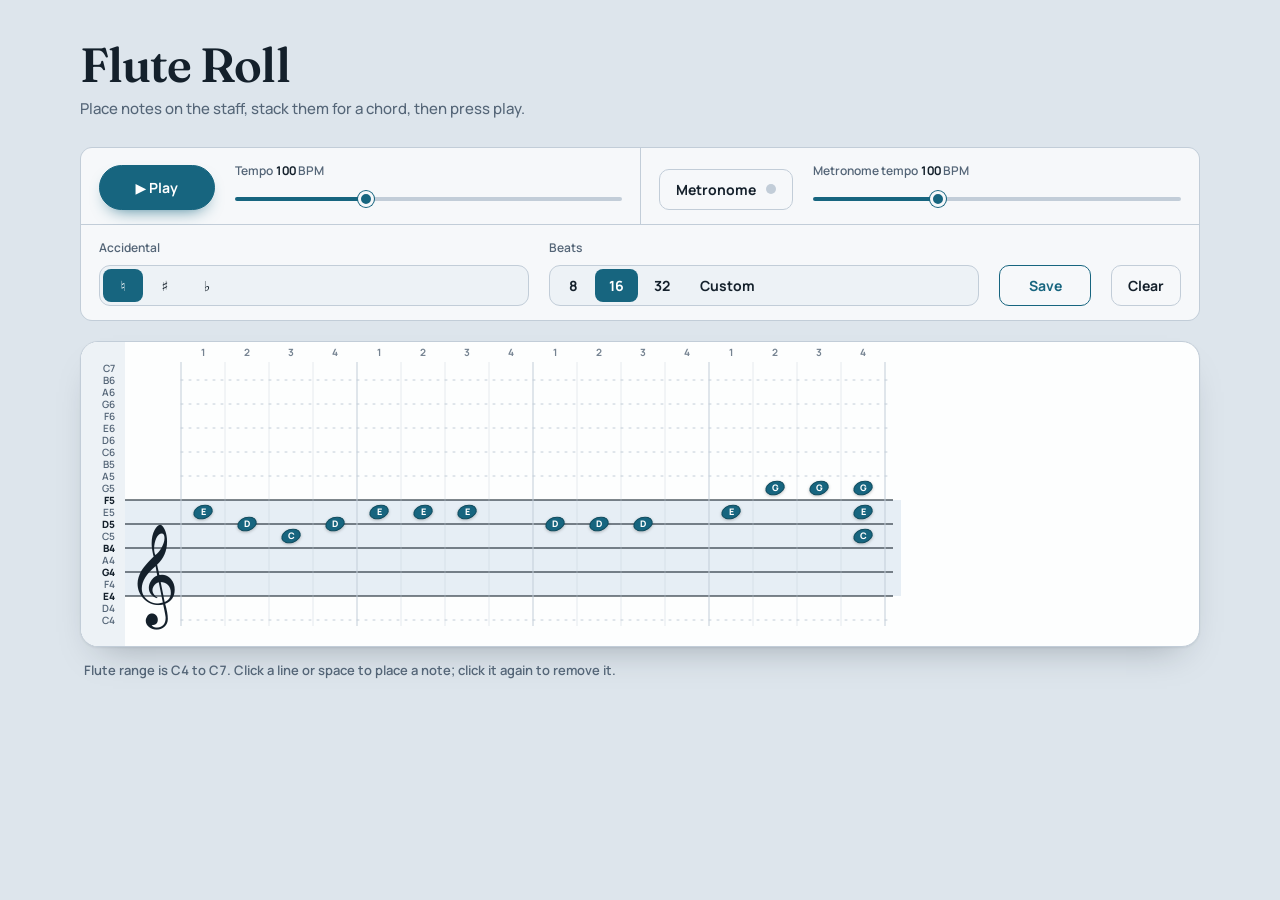
<file: index.html>
<!DOCTYPE html>
<html lang="en">
<head>
<meta charset="utf-8">
<meta name="viewport" content="width=device-width, initial-scale=1, viewport-fit=cover">
<title>Flute Roll</title>
<link rel="stylesheet" href="style.css">
</head>
<body>
<main>
<h1>Flute Roll</h1>
<p class="sub">Place notes on the staff, stack them for a chord, then press play.</p>
<section class="bar">
<div class="grp">
<button id="play" class="pri">▶ Play</button>
<label class="g"><span>Tempo <b id="bv">100</b> BPM</span><input id="bpm" type="range" min="40" max="220" value="100"></label>
</div>
<div class="grp">
<button id="met">Metronome<i id="dot"></i></button>
<label class="g"><span>Metronome tempo <b id="mv">100</b> BPM</span><input id="mtempo" type="range" min="40" max="220" value="100"></label>
</div>
<div class="grp">
<div class="g"><span>Accidental</span><div class="seg" id="acc"><button data-v="0" class="on" title="Natural">♮</button><button data-v="1" title="Sharp">♯</button><button data-v="-1" title="Flat">♭</button></div></div>
<div class="g"><span>Beats</span><div class="seg" id="len"><button data-v="8">8</button><button data-v="16" class="on">16</button><button data-v="32">32</button><button data-v="custom">Custom</button><input id="clen" type="number" min="1" max="128" value="24" hidden aria-label="Custom number of beats"></div></div>
<button id="save" title="Save your notes in this browser">Save</button>
<button id="clr">Clear</button>
</div>
</section>
<div id="box"><svg id="s"><g id="gg"></g><rect id="ph" y="0" width="44" style="display:none"></rect><g id="nn"></g><ellipse id="gh" rx="9.5" ry="6.5" style="display:none"></ellipse></svg></div>
<p id="info"></p>
</main>
<script>
const $=id=>document.getElementById(id),LET='CDEFGAB',SEM=[0,2,4,5,7,9,11];
const TOP=26,RH=12,L=100,CW=44,N=22,H=TOP*2+(N-1)*RH;
const S=Array.from({length:128},()=>({}));
let len=16,acc=0,bpm=100,playing=0,metro=0,step=0,mbeat=0,mnext=0,mbpm=100,next=0,timer=0,A,C,M;
const Y=i=>TOP+(N-1-i)*RH,CX=c=>L+c*CW+CW/2;
const nm=(i,a)=>LET[i%7]+(a>0?'♯':a<0?'♭':'')+(4+Math.floor(i/7));
const fq=(i,a)=>440*2**((60+12*Math.floor(i/7)+SEM[i%7]+a-69)/12);
const later=(t,f)=>setTimeout(f,Math.max(0,(t-A.currentTime)*1000));
const setLen=n=>{len=Math.max(1,Math.min(128,Math.round(n)||16));if(step>=len)step=0;grid();notes()};
const fill=r=>r.style.setProperty('--p',(r.value-r.min)/(r.max-r.min)*100+'%');
const HINT='Flute range is C4 to C7. Click a line or space to place a note; click it again to remove it.';

function audio(){
  if(!A){A=new(window.AudioContext||window.webkitAudioContext)();C=A.createDynamicsCompressor();C.connect(A.destination)}
  if(A.state==='suspended')A.resume();
}
function bus(){if(!M){M=A.createGain();M.gain.value=.6;M.connect(C)}return M}
function hush(){if(!M)return;const m=M;M=null;m.gain.setTargetAtTime(0,A.currentTime,.03);setTimeout(()=>m.disconnect(),400)}
function tone(f,t,d,v){
  const g=A.createGain(),lp=A.createBiquadFilter(),lfo=A.createOscillator(),lg=A.createGain();
  lp.type='lowpass';lp.frequency.value=Math.min(f*6,10000);
  lfo.frequency.value=5.2;lg.gain.value=5;lfo.connect(lg);
  g.gain.setValueAtTime(0,t);g.gain.linearRampToValueAtTime(v,t+.05);
  g.gain.linearRampToValueAtTime(v*.8,t+d);g.gain.linearRampToValueAtTime(0,t+d+.1);
  [[1,1],[2,.3],[3,.08]].forEach(([k,a])=>{
    const o=A.createOscillator(),h=A.createGain();
    o.frequency.value=f*k;h.gain.value=a;lg.connect(o.detune);o.connect(h);h.connect(lp);o.start(t);o.stop(t+d+.15);
  });
  lp.connect(g);g.connect(bus());lfo.start(t);lfo.stop(t+d+.15);
}
function click(t,hi){
  const o=A.createOscillator(),g=A.createGain();o.frequency.value=hi?1760:1180;
  g.gain.setValueAtTime(.35,t);g.gain.exponentialRampToValueAtTime(.001,t+.05);
  o.connect(g);g.connect(A.destination);o.start(t);o.stop(t+.06);
}

function grid(){
  const W=L+len*CW+16;let h='';
  $('s').setAttribute('width',W);$('s').setAttribute('height',H);$('ph').setAttribute('height',H);
  for(let i=0;i<N;i++){
    const y=Y(i),st=i>=2&&i<=10&&i%2===0;
    h+=`<text class="tx${st?' ln':''}" x="34" y="${y+3.5}" text-anchor="end">${nm(i,0)}</text>`;
    if(st)h+=`<line class="l" x1="44" x2="${W-8}" y1="${y}" y2="${y}"/>`;
    else if(i%2===0)h+=`<line class="gl" x1="${L}" x2="${W-8}" y1="${y}" y2="${y}"/>`;
  }
  for(let c=0;c<=len;c++)h+=`<line class="${c%4?'cd':'cb'}" x1="${L+c*CW}" x2="${L+c*CW}" y1="${TOP-6}" y2="${H-TOP+6}"/>`;
  for(let c=0;c<len;c++)h+=`<text class="bt" x="${CX(c)}" y="14" text-anchor="middle">${c%4+1}</text>`;
  $('gg').innerHTML=h+`<text class="clef" x="46" y="${Y(2)+8}">𝄞</text>`;
}
function notes(){
  let h='';
  for(let c=0;c<len;c++)for(const k in S[c]){
    const i=+k,a=S[c][k],x=CX(c),y=Y(i),ld=yy=>`<line class="ld" x1="${x-17}" x2="${x+17}" y1="${yy}" y2="${yy}"/>`;
    if(i===0)h+=ld(y);
    for(let j=12;j<=i;j+=2)h+=ld(Y(j));
    h+=`<ellipse class="nt" data-c="${c}" cx="${x}" cy="${y}" rx="9.5" ry="6.5" transform="rotate(-18 ${x} ${y})"/>`
      +`<text class="nl" x="${x}" y="${y+3.2}" text-anchor="middle">${LET[i%7]}</text>`
      +(a?`<text class="ac" x="${x-14}" y="${y+6}" text-anchor="end">${a>0?'♯':'♭'}</text>`:'');
  }
  $('nn').innerHTML=h;
}

function mark(c,t){later(t,()=>{
  if(!playing)return;const x=L+c*CW,b=$('box');
  $('ph').style.display='';$('ph').setAttribute('x',x);
  $('nn').querySelectorAll('.nt').forEach(e=>e.classList.toggle('hot',+e.dataset.c===c));
  if(x<b.scrollLeft+L||x>b.scrollLeft+b.clientWidth-CW)b.scrollLeft=x-L;
})}
function tick(){
  const now=A.currentTime;
  if(playing){
    if(next<now)next=now+.05;
    while(next<now+.12){
      const d=60/bpm,c=step,ks=Object.keys(S[c]),v=.5/Math.sqrt(Math.max(1,ks.length));
      ks.forEach(k=>tone(fq(+k,S[c][k]),next,d*.95,v));
      mark(c,next);step=(step+1)%len;next+=d;
    }
  }
  if(metro){
    if(mnext<now)mnext=now+.05;
    while(mnext<now+.12){
      click(mnext,mbeat%4===0);later(mnext,()=>{const e=$('dot');e.classList.add('b');setTimeout(()=>e.classList.remove('b'),90)});
      mbeat++;mnext+=60/mbpm;
    }
  }
}
function run(){if(!timer)timer=setInterval(tick,25)}
function halt(){if(!playing&&!metro&&timer){clearInterval(timer);timer=0}}
function stop(){
  playing=0;$('play').textContent='▶ Play';$('ph').style.display='none';
  $('nn').querySelectorAll('.hot').forEach(e=>e.classList.remove('hot'));hush();halt();
}
$('play').onclick=()=>{if(playing)return stop();audio();playing=1;step=0;next=A.currentTime+.06;if(metro){mnext=next;mbeat=0}$('play').textContent='■ Stop';run()};
$('met').onclick=e=>{
  metro=!metro;e.currentTarget.classList.toggle('on',metro);
  if(metro){audio();mnext=A.currentTime+.06;mbeat=0;run()}else halt();
};
$('bpm').oninput=e=>{bpm=+e.target.value;$('bv').textContent=bpm;fill(e.target)};
$('mtempo').oninput=e=>{mbpm=+e.target.value;$('mv').textContent=mbpm;fill(e.target)};
$('save').onclick=e=>{
  const b=e.currentTarget;let ok=1;
  try{localStorage.setItem('fluteRoll',JSON.stringify({n:S,len,bpm,mbpm}))}catch(x){ok=0}
  b.textContent=ok?'Saved ✓':'Save failed';setTimeout(()=>b.textContent='Save',1600);
};
$('clen').oninput=e=>{if(e.target.value!=='')setLen(+e.target.value)};
$('clen').onchange=e=>{setLen(+e.target.value);e.target.value=len};
$('clr').onclick=()=>{S.forEach(o=>{for(const k in o)delete o[k]});notes()};
document.querySelectorAll('.seg').forEach(sg=>sg.onclick=e=>{
  const b=e.target.closest('button');if(!b)return;
  sg.querySelectorAll('button').forEach(x=>x.classList.toggle('on',x===b));
  if(sg.id==='acc')acc=+b.dataset.v;else{
    const cu=b.dataset.v==='custom';$('clen').hidden=!cu;
    if(cu){setLen(+$('clen').value);$('clen').focus()}else setLen(+b.dataset.v);
  }
});

const s=$('s'),gh=$('gh');
function hit(e){
  const r=s.getBoundingClientRect(),c=Math.floor((e.clientX-r.left-L)/CW),i=N-1-Math.round((e.clientY-r.top-TOP)/RH);
  return c>=0&&c<len&&i>=0&&i<N?{c,i}:null;
}
s.onpointermove=e=>{
  const p=hit(e);
  if(!p){gh.style.display='none';$('info').textContent=HINT;return}
  const x=CX(p.c),y=Y(p.i);
  gh.setAttribute('cx',x);gh.setAttribute('cy',y);gh.setAttribute('transform',`rotate(-18 ${x} ${y})`);gh.style.display='';
  $('info').textContent=nm(p.i,acc)+', beat '+(p.c+1);
};
s.onpointerleave=()=>{gh.style.display='none';$('info').textContent=HINT};
s.onclick=e=>{
  const p=hit(e);if(!p)return;audio();const o=S[p.c];
  if(o[p.i]===acc)delete o[p.i];else{o[p.i]=acc;tone(fq(p.i,acc),A.currentTime,.45,.4)}
  notes();
};

[[0,9],[1,8],[2,7],[3,8],[4,9],[5,9],[6,9],[8,8],[9,8],[10,8],[12,9],[13,11],[14,11],[15,7],[15,9],[15,11]].forEach(([c,i])=>S[c][i]=0);
try{
  const sv=JSON.parse(localStorage.getItem('fluteRoll'));
  if(sv&&sv.n){
    sv.n.forEach((o,c)=>S[c]=o);len=sv.len;bpm=sv.bpm;mbpm=sv.mbpm;
    $('bpm').value=bpm;$('bv').textContent=bpm;$('mtempo').value=mbpm;$('mv').textContent=mbpm;
    const cu=![8,16,32].includes(len);
    document.querySelectorAll('#len button').forEach(b=>b.classList.toggle('on',cu?b.dataset.v==='custom':+b.dataset.v===len));
    $('clen').hidden=!cu;$('clen').value=len;
  }
}catch(x){}
document.querySelectorAll('input[type=range]').forEach(r=>fill(r));
grid();notes();$('info').textContent=HINT;
</script>
</body>
</html>
</file>
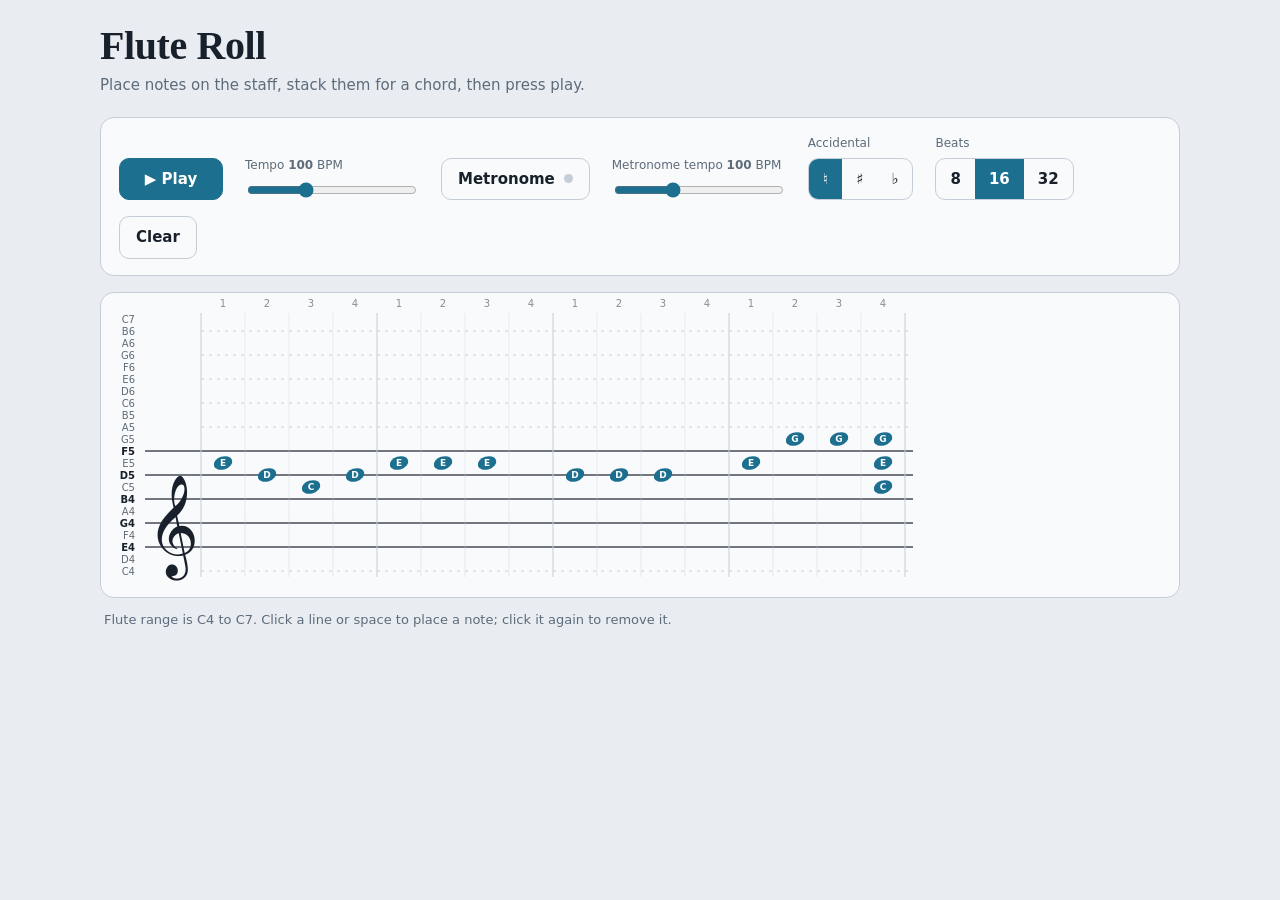
<file: Flute Roll.html>
<!DOCTYPE html>
<html lang="en">
<head>
<meta charset="utf-8">
<meta name="viewport" content="width=device-width, initial-scale=1, viewport-fit=cover">
<title>Flute Roll</title>
<style>
:root{--bg:#e9edf1;--card:#f8fafb;--ink:#18212b;--mute:#5d6b7a;--line:#c5ced7;--acc:#1d6f8f;--acc2:#b8680a;--on:#fff;color-scheme:light;box-sizing:border-box;padding-top:env(safe-area-inset-top,0px);padding-bottom:env(safe-area-inset-bottom,0px)}
@media(prefers-color-scheme:dark){:root:not([data-theme="light"]){--bg:#0e141a;--card:#151d25;--ink:#e7edf2;--mute:#8696a6;--line:#2b3743;--acc:#5cbfe0;--acc2:#f2b04a;--on:#0b1a22;color-scheme:dark}}
:root[data-theme="dark"]{--bg:#0e141a;--card:#151d25;--ink:#e7edf2;--mute:#8696a6;--line:#2b3743;--acc:#5cbfe0;--acc2:#f2b04a;--on:#0b1a22;color-scheme:dark}
html{scroll-padding-top:env(safe-area-inset-top,0px)}
*{box-sizing:border-box}
html,body{background:var(--bg)}
body{margin:0;padding:24px 16px 40px;color:var(--ink);font:15px/1.5 ui-sans-serif,system-ui,-apple-system,"Segoe UI",Roboto,sans-serif}
main{max-width:1080px;margin:auto}
h1{margin:0;font:600 clamp(28px,5vw,40px)/1.1 "Iowan Old Style","Palatino Linotype",Palatino,Georgia,serif;letter-spacing:-.01em}
.sub{margin:6px 0 20px;color:var(--mute)}
.bar{display:flex;flex-wrap:wrap;gap:16px 22px;align-items:flex-end;padding:16px 18px;background:var(--card);border:1px solid var(--line);border-radius:14px}
.g{display:flex;flex-direction:column;gap:6px}
.g>span{font-size:12px;color:var(--mute)}
button{font:inherit;font-weight:600;color:var(--ink);background:none;border:1px solid var(--line);border-radius:10px;padding:9px 16px;cursor:pointer;transition:border-color .15s,background .15s}
button:hover{border-color:var(--acc)}
button:focus-visible,input:focus-visible{outline:2px solid var(--acc);outline-offset:2px}
.pri{background:var(--acc);color:var(--on);border-color:var(--acc);min-width:104px}
.seg{display:inline-flex;border:1px solid var(--line);border-radius:10px;overflow:hidden}
.seg button{border:0;border-radius:0;padding:9px 14px}
.seg .on,#met.on{background:var(--acc);color:var(--on);border-color:var(--acc)}
input[type=range]{width:170px;accent-color:var(--acc)}
#met{display:inline-flex;align-items:center}
#dot{display:inline-block;width:9px;height:9px;margin-left:9px;border-radius:50%;background:var(--line)}
#met.on #dot{background:var(--on);opacity:.4}
#met.on #dot.b{opacity:1;box-shadow:0 0 10px var(--on)}
#box{margin-top:16px;overflow-x:auto;background:var(--card);border:1px solid var(--line);border-radius:14px}
#s{display:block;cursor:pointer;touch-action:manipulation}
.tx{font:10px ui-sans-serif,system-ui,sans-serif;fill:var(--mute)}
.ln{fill:var(--ink);font-weight:700}
.bt{font:10px ui-sans-serif,system-ui,sans-serif;fill:var(--mute);opacity:.75}
.l{stroke:var(--ink);stroke-width:1.4;opacity:.8}
.gl{stroke:var(--line);stroke-dasharray:3 5}
.cd{stroke:var(--line);opacity:.35}
.cb{stroke:var(--line)}
.ld{stroke:var(--ink);stroke-width:1.6}
.clef{font-size:88px;fill:var(--ink);font-family:"Noto Music","Segoe UI Symbol","Apple Symbols",serif}
.nt{fill:var(--acc);transition:fill .1s}
.nt.hot{fill:var(--acc2)}
.nl{font:700 9px ui-sans-serif,system-ui,sans-serif;fill:var(--on);pointer-events:none}
.ac{font-size:18px;fill:var(--ink);pointer-events:none}
#gh{fill:var(--acc);opacity:.35;pointer-events:none}
#ph{fill:var(--acc2);opacity:.14;pointer-events:none}
#info{margin:12px 4px 0;color:var(--mute);font-size:13px;min-height:20px}
</style>
</head>
<body>
<main>
<h1>Flute Roll</h1>
<p class="sub">Place notes on the staff, stack them for a chord, then press play.</p>
<section class="bar">
<button id="play" class="pri">▶ Play</button>
<label class="g"><span>Tempo <b id="bv">100</b> BPM</span><input id="bpm" type="range" min="40" max="220" value="100"></label>
<button id="met">Metronome<i id="dot"></i></button>
<label class="g"><span>Metronome tempo <b id="mv">100</b> BPM</span><input id="mtempo" type="range" min="40" max="220" value="100"></label>
<div class="g"><span>Accidental</span><div class="seg" id="acc"><button data-v="0" class="on" title="Natural">♮</button><button data-v="1" title="Sharp">♯</button><button data-v="-1" title="Flat">♭</button></div></div>
<div class="g"><span>Beats</span><div class="seg" id="len"><button data-v="8">8</button><button data-v="16" class="on">16</button><button data-v="32">32</button></div></div>
<button id="clr">Clear</button>
</section>
<div id="box"><svg id="s"><g id="gg"></g><rect id="ph" y="0" width="44" style="display:none"></rect><g id="nn"></g><ellipse id="gh" rx="9.5" ry="6.5" style="display:none"></ellipse></svg></div>
<p id="info"></p>
</main>
<script>
const $=id=>document.getElementById(id),LET='CDEFGAB',SEM=[0,2,4,5,7,9,11];
const TOP=26,RH=12,L=100,CW=44,N=22,H=TOP*2+(N-1)*RH;
const S=Array.from({length:32},()=>({}));
let len=16,acc=0,bpm=100,playing=0,metro=0,step=0,mbeat=0,mnext=0,mbpm=100,next=0,timer=0,A,C,M;
const Y=i=>TOP+(N-1-i)*RH,CX=c=>L+c*CW+CW/2;
const nm=(i,a)=>LET[i%7]+(a>0?'♯':a<0?'♭':'')+(4+Math.floor(i/7));
const fq=(i,a)=>440*2**((60+12*Math.floor(i/7)+SEM[i%7]+a-69)/12);
const later=(t,f)=>setTimeout(f,Math.max(0,(t-A.currentTime)*1000));
const HINT='Flute range is C4 to C7. Click a line or space to place a note; click it again to remove it.';

function audio(){
  if(!A){A=new(window.AudioContext||window.webkitAudioContext)();C=A.createDynamicsCompressor();C.connect(A.destination)}
  if(A.state==='suspended')A.resume();
}
function bus(){if(!M){M=A.createGain();M.gain.value=.6;M.connect(C)}return M}
function hush(){if(!M)return;const m=M;M=null;m.gain.setTargetAtTime(0,A.currentTime,.03);setTimeout(()=>m.disconnect(),400)}
function tone(f,t,d,v){
  const g=A.createGain(),lp=A.createBiquadFilter(),lfo=A.createOscillator(),lg=A.createGain();
  lp.type='lowpass';lp.frequency.value=Math.min(f*6,10000);
  lfo.frequency.value=5.2;lg.gain.value=5;lfo.connect(lg);
  g.gain.setValueAtTime(0,t);g.gain.linearRampToValueAtTime(v,t+.05);
  g.gain.linearRampToValueAtTime(v*.8,t+d);g.gain.linearRampToValueAtTime(0,t+d+.1);
  [[1,1],[2,.3],[3,.08]].forEach(([k,a])=>{
    const o=A.createOscillator(),h=A.createGain();
    o.frequency.value=f*k;h.gain.value=a;lg.connect(o.detune);o.connect(h);h.connect(lp);o.start(t);o.stop(t+d+.15);
  });
  lp.connect(g);g.connect(bus());lfo.start(t);lfo.stop(t+d+.15);
}
function click(t,hi){
  const o=A.createOscillator(),g=A.createGain();o.frequency.value=hi?1760:1180;
  g.gain.setValueAtTime(.35,t);g.gain.exponentialRampToValueAtTime(.001,t+.05);
  o.connect(g);g.connect(A.destination);o.start(t);o.stop(t+.06);
}

function grid(){
  const W=L+len*CW+16;let h='';
  $('s').setAttribute('width',W);$('s').setAttribute('height',H);$('ph').setAttribute('height',H);
  for(let i=0;i<N;i++){
    const y=Y(i),st=i>=2&&i<=10&&i%2===0;
    h+=`<text class="tx${st?' ln':''}" x="34" y="${y+3.5}" text-anchor="end">${nm(i,0)}</text>`;
    if(st)h+=`<line class="l" x1="44" x2="${W-8}" y1="${y}" y2="${y}"/>`;
    else if(i%2===0)h+=`<line class="gl" x1="${L}" x2="${W-8}" y1="${y}" y2="${y}"/>`;
  }
  for(let c=0;c<=len;c++)h+=`<line class="${c%4?'cd':'cb'}" x1="${L+c*CW}" x2="${L+c*CW}" y1="${TOP-6}" y2="${H-TOP+6}"/>`;
  for(let c=0;c<len;c++)h+=`<text class="bt" x="${CX(c)}" y="14" text-anchor="middle">${c%4+1}</text>`;
  $('gg').innerHTML=h+`<text class="clef" x="46" y="${Y(2)+8}">𝄞</text>`;
}
function notes(){
  let h='';
  for(let c=0;c<len;c++)for(const k in S[c]){
    const i=+k,a=S[c][k],x=CX(c),y=Y(i),ld=yy=>`<line class="ld" x1="${x-17}" x2="${x+17}" y1="${yy}" y2="${yy}"/>`;
    if(i===0)h+=ld(y);
    for(let j=12;j<=i;j+=2)h+=ld(Y(j));
    h+=`<ellipse class="nt" data-c="${c}" cx="${x}" cy="${y}" rx="9.5" ry="6.5" transform="rotate(-18 ${x} ${y})"/>`
      +`<text class="nl" x="${x}" y="${y+3.2}" text-anchor="middle">${LET[i%7]}</text>`
      +(a?`<text class="ac" x="${x-14}" y="${y+6}" text-anchor="end">${a>0?'♯':'♭'}</text>`:'');
  }
  $('nn').innerHTML=h;
}

function mark(c,t){later(t,()=>{
  if(!playing)return;const x=L+c*CW,b=$('box');
  $('ph').style.display='';$('ph').setAttribute('x',x);
  $('nn').querySelectorAll('.nt').forEach(e=>e.classList.toggle('hot',+e.dataset.c===c));
  if(x<b.scrollLeft+L||x>b.scrollLeft+b.clientWidth-CW)b.scrollLeft=x-L;
})}
function tick(){
  const now=A.currentTime;
  if(playing){
    if(next<now)next=now+.05;
    while(next<now+.12){
      const d=60/bpm,c=step,ks=Object.keys(S[c]),v=.5/Math.sqrt(Math.max(1,ks.length));
      ks.forEach(k=>tone(fq(+k,S[c][k]),next,d*.95,v));
      mark(c,next);step=(step+1)%len;next+=d;
    }
  }
  if(metro){
    if(mnext<now)mnext=now+.05;
    while(mnext<now+.12){
      click(mnext,mbeat%4===0);later(mnext,()=>{const e=$('dot');e.classList.add('b');setTimeout(()=>e.classList.remove('b'),90)});
      mbeat++;mnext+=60/mbpm;
    }
  }
}
function run(){if(!timer)timer=setInterval(tick,25)}
function halt(){if(!playing&&!metro&&timer){clearInterval(timer);timer=0}}
function stop(){
  playing=0;$('play').textContent='▶ Play';$('ph').style.display='none';
  $('nn').querySelectorAll('.hot').forEach(e=>e.classList.remove('hot'));hush();halt();
}
$('play').onclick=()=>{if(playing)return stop();audio();playing=1;step=0;next=A.currentTime+.06;if(metro){mnext=next;mbeat=0}$('play').textContent='■ Stop';run()};
$('met').onclick=e=>{
  metro=!metro;e.currentTarget.classList.toggle('on',metro);
  if(metro){audio();mnext=A.currentTime+.06;mbeat=0;run()}else halt();
};
$('bpm').oninput=e=>{bpm=+e.target.value;$('bv').textContent=bpm};
$('mtempo').oninput=e=>{mbpm=+e.target.value;$('mv').textContent=mbpm};
$('clr').onclick=()=>{S.forEach(o=>{for(const k in o)delete o[k]});notes()};
document.querySelectorAll('.seg').forEach(sg=>sg.onclick=e=>{
  const b=e.target.closest('button');if(!b)return;
  sg.querySelectorAll('button').forEach(x=>x.classList.toggle('on',x===b));
  if(sg.id==='acc')acc=+b.dataset.v;else{len=+b.dataset.v;if(step>=len)step=0;grid();notes()}
});

const s=$('s'),gh=$('gh');
function hit(e){
  const r=s.getBoundingClientRect(),c=Math.floor((e.clientX-r.left-L)/CW),i=N-1-Math.round((e.clientY-r.top-TOP)/RH);
  return c>=0&&c<len&&i>=0&&i<N?{c,i}:null;
}
s.onpointermove=e=>{
  const p=hit(e);
  if(!p){gh.style.display='none';$('info').textContent=HINT;return}
  const x=CX(p.c),y=Y(p.i);
  gh.setAttribute('cx',x);gh.setAttribute('cy',y);gh.setAttribute('transform',`rotate(-18 ${x} ${y})`);gh.style.display='';
  $('info').textContent=nm(p.i,acc)+', beat '+(p.c+1);
};
s.onpointerleave=()=>{gh.style.display='none';$('info').textContent=HINT};
s.onclick=e=>{
  const p=hit(e);if(!p)return;audio();const o=S[p.c];
  if(o[p.i]===acc)delete o[p.i];else{o[p.i]=acc;tone(fq(p.i,acc),A.currentTime,.45,.4)}
  notes();
};

[[0,9],[1,8],[2,7],[3,8],[4,9],[5,9],[6,9],[8,8],[9,8],[10,8],[12,9],[13,11],[14,11],[15,7],[15,9],[15,11]].forEach(([c,i])=>S[c][i]=0);
grid();notes();$('info').textContent=HINT;
</script>
</body>
</html>
</file>
<file: style.css>
@import url("https://fonts.googleapis.com/css2?family=Fraunces:wght@500;600&family=Manrope:wght@500;600;700;800&display=swap");

/* Flute Roll: tokens, page, controls, then the staff board (SVG classes are used by the script). */
:root{
  --serif:"Fraunces","Iowan Old Style","Palatino Linotype",Georgia,serif;
  --sans:"Manrope",ui-sans-serif,system-ui,-apple-system,"Segoe UI",Roboto,sans-serif;
  --bg:#dde5ec;--panel:#f6f8fa;--stage:#fdfefe;--gutter:#edf2f6;--band:#e6eef5;
  --ink:#14202b;--mute:#546577;--line:#c2cdd8;
  --acc:#17657f;--accd:#0f4b5e;--acc2:#b4600a;--acc2d:#8a4707;--on:#fff;
  --lift:0 1px 2px rgba(20,32,43,.06),0 18px 36px -20px rgba(20,32,43,.35);
  color-scheme:light;box-sizing:border-box;
  padding-top:env(safe-area-inset-top,0px);padding-bottom:env(safe-area-inset-bottom,0px);
}
@media(prefers-color-scheme:dark){:root:not([data-theme="light"]){--bg:#0a1117;--panel:#111a22;--stage:#0e161d;--gutter:#0b1219;--band:#142029;--ink:#e5ecf2;--mute:#8192a2;--line:#24313d;--acc:#63c4e8;--accd:#3b97b8;--acc2:#f5b34f;--acc2d:#c98a2a;--on:#07161d;--lift:0 1px 2px rgba(0,0,0,.4),0 18px 36px -20px rgba(0,0,0,.9);color-scheme:dark}}
:root[data-theme="dark"]{--bg:#0a1117;--panel:#111a22;--stage:#0e161d;--gutter:#0b1219;--band:#142029;--ink:#e5ecf2;--mute:#8192a2;--line:#24313d;--acc:#63c4e8;--accd:#3b97b8;--acc2:#f5b34f;--acc2d:#c98a2a;--on:#07161d;--lift:0 1px 2px rgba(0,0,0,.4),0 18px 36px -20px rgba(0,0,0,.9);color-scheme:dark}

*{box-sizing:border-box}
html{scroll-padding-top:env(safe-area-inset-top,0px)}
html,body{background:var(--bg)}
body{margin:0;padding:clamp(18px,4vw,40px) clamp(14px,4vw,32px) 48px;color:var(--ink);font:500 15px/1.5 var(--sans);-webkit-font-smoothing:antialiased}
main{max-width:1120px;margin:0 auto}
h1{margin:0;font:600 clamp(32px,5.6vw,48px)/1.05 var(--serif);letter-spacing:-.02em}
.sub{margin:8px 0 26px;max-width:52ch;color:var(--mute)}

/* Toolbar: one flat strip, hairline dividers between groups */
.bar{display:grid;grid-template-columns:1fr;gap:1px;background:var(--line);border:1px solid var(--line);border-radius:12px;overflow:hidden}
.grp{display:flex;flex-wrap:wrap;align-items:flex-end;gap:14px 20px;padding:14px 18px;background:var(--panel)}
@media(min-width:640px){.bar{grid-template-columns:1fr 1fr}.grp:last-child{grid-column:1/-1}}
.g{display:flex;flex:1 1 140px;flex-direction:column;gap:8px}
.g>span{font-size:12px;font-weight:600;color:var(--mute)}
.g b{color:var(--ink);font-variant-numeric:tabular-nums}
#save{min-width:92px;margin-left:auto;border-color:var(--acc);color:var(--acc)}
#save:hover{background:var(--acc);color:var(--on)}

button{font:inherit;font-size:14px;font-weight:700;color:var(--ink);background:transparent;border:1px solid var(--line);border-radius:10px;padding:9px 16px;cursor:pointer;transition:background .15s,border-color .15s,color .15s,transform .1s}
button:hover{border-color:var(--acc);background:var(--gutter)}
button:active{transform:translateY(1px)}
button:focus-visible,input:focus-visible{outline:2px solid var(--acc);outline-offset:3px}
.pri{min-width:116px;padding:11px 22px;border-radius:999px;background:var(--acc);border-color:var(--acc);color:var(--on);box-shadow:0 8px 18px -10px var(--acc)}
.pri:hover{background:var(--accd);border-color:var(--accd)}
.seg{display:inline-flex;gap:2px;padding:3px;background:var(--gutter);border:1px solid var(--line);border-radius:11px}
.seg button{min-width:40px;padding:6px 14px;border:0;border-radius:8px}
.seg button:hover{background:var(--line)}
.seg .on,.seg .on:hover{background:var(--acc);color:var(--on)}
#len{flex-wrap:wrap}
#clen{width:64px;margin-left:2px;padding:6px 8px;font:inherit;font-size:14px;font-weight:700;text-align:center;color:var(--ink);background:var(--stage);border:1px solid var(--acc);border-radius:8px}
#met{display:inline-flex;align-items:center;gap:10px}
#met.on{background:var(--acc);border-color:var(--acc);color:var(--on)}
#dot{width:10px;height:10px;border-radius:50%;background:var(--line);transition:transform .08s,opacity .08s}
#met.on #dot{background:var(--on);opacity:.35}
#met.on #dot.b{opacity:1;transform:scale(1.4)}

/* Sliders: filled track (script sets --p) and a ringed thumb */
input[type=range]{-webkit-appearance:none;appearance:none;width:100%;min-width:140px;height:22px;margin:0;background:transparent;cursor:pointer}
input[type=range]::-webkit-slider-runnable-track{height:4px;border-radius:4px;background:linear-gradient(90deg,var(--acc) var(--p,33%),var(--line) 0)}
input[type=range]::-moz-range-track{height:4px;border-radius:4px;background:var(--line)}
input[type=range]::-moz-range-progress{height:4px;border-radius:4px;background:var(--acc)}
input[type=range]::-webkit-slider-thumb{-webkit-appearance:none;width:16px;height:16px;margin-top:-6px;border-radius:50%;background:var(--acc);border:3px solid var(--panel);box-shadow:0 0 0 1px var(--acc);transition:transform .12s}
input[type=range]::-moz-range-thumb{width:10px;height:10px;border-radius:50%;background:var(--acc);border:3px solid var(--panel);box-shadow:0 0 0 1px var(--acc)}
input[type=range]:hover::-webkit-slider-thumb{transform:scale(1.18)}

/* Board: the one raised surface. Gutter and staff band positions match TOP=26, RH=12, label column 44px. */
#box{margin-top:20px;overflow-x:auto;background:var(--stage);border:1px solid var(--line);border-radius:18px;box-shadow:var(--lift);scrollbar-width:thin;scrollbar-color:var(--line) transparent}
#s{display:block;cursor:pointer;touch-action:manipulation;
  background:linear-gradient(90deg,var(--gutter) 0 44px,transparent 44px),
             linear-gradient(var(--band),var(--band)) 44px 158px/calc(100% - 44px) 96px no-repeat}
.tx{font:600 10px var(--sans);fill:var(--mute)}
.ln{fill:var(--ink);font-weight:800}
.bt{font:700 10px var(--sans);fill:var(--mute);opacity:.8}
.l{stroke:var(--ink);stroke-width:1.3;opacity:.72}
.gl{stroke:var(--line);stroke-dasharray:2 6;stroke-linecap:round}
.cd{stroke:var(--line);opacity:.4}
.cb{stroke:var(--line)}
.ld{stroke:var(--ink);stroke-width:1.5;stroke-linecap:round}
.clef{font-size:88px;fill:var(--ink);font-family:"Noto Music","Segoe UI Symbol","Apple Symbols",serif}
#nn{filter:drop-shadow(0 1.5px 1.5px rgba(0,0,0,.25))}
.nt{fill:var(--acc);stroke:var(--accd);stroke-width:1;transition:fill .12s}
.nt.hot{fill:var(--acc2);stroke:var(--acc2d)}
.nl{font:800 9px var(--sans);fill:var(--on);pointer-events:none}
.ac{font-size:18px;fill:var(--ink);pointer-events:none}
#gh{fill:var(--acc);opacity:.3;pointer-events:none}
#ph{fill:var(--acc2);opacity:.16;pointer-events:none}
#info{min-height:22px;margin:14px 4px 0;color:var(--mute);font-size:13px;font-weight:600;font-variant-numeric:tabular-nums}

@media(prefers-reduced-motion:reduce){*{transition:none!important}}
</file>
